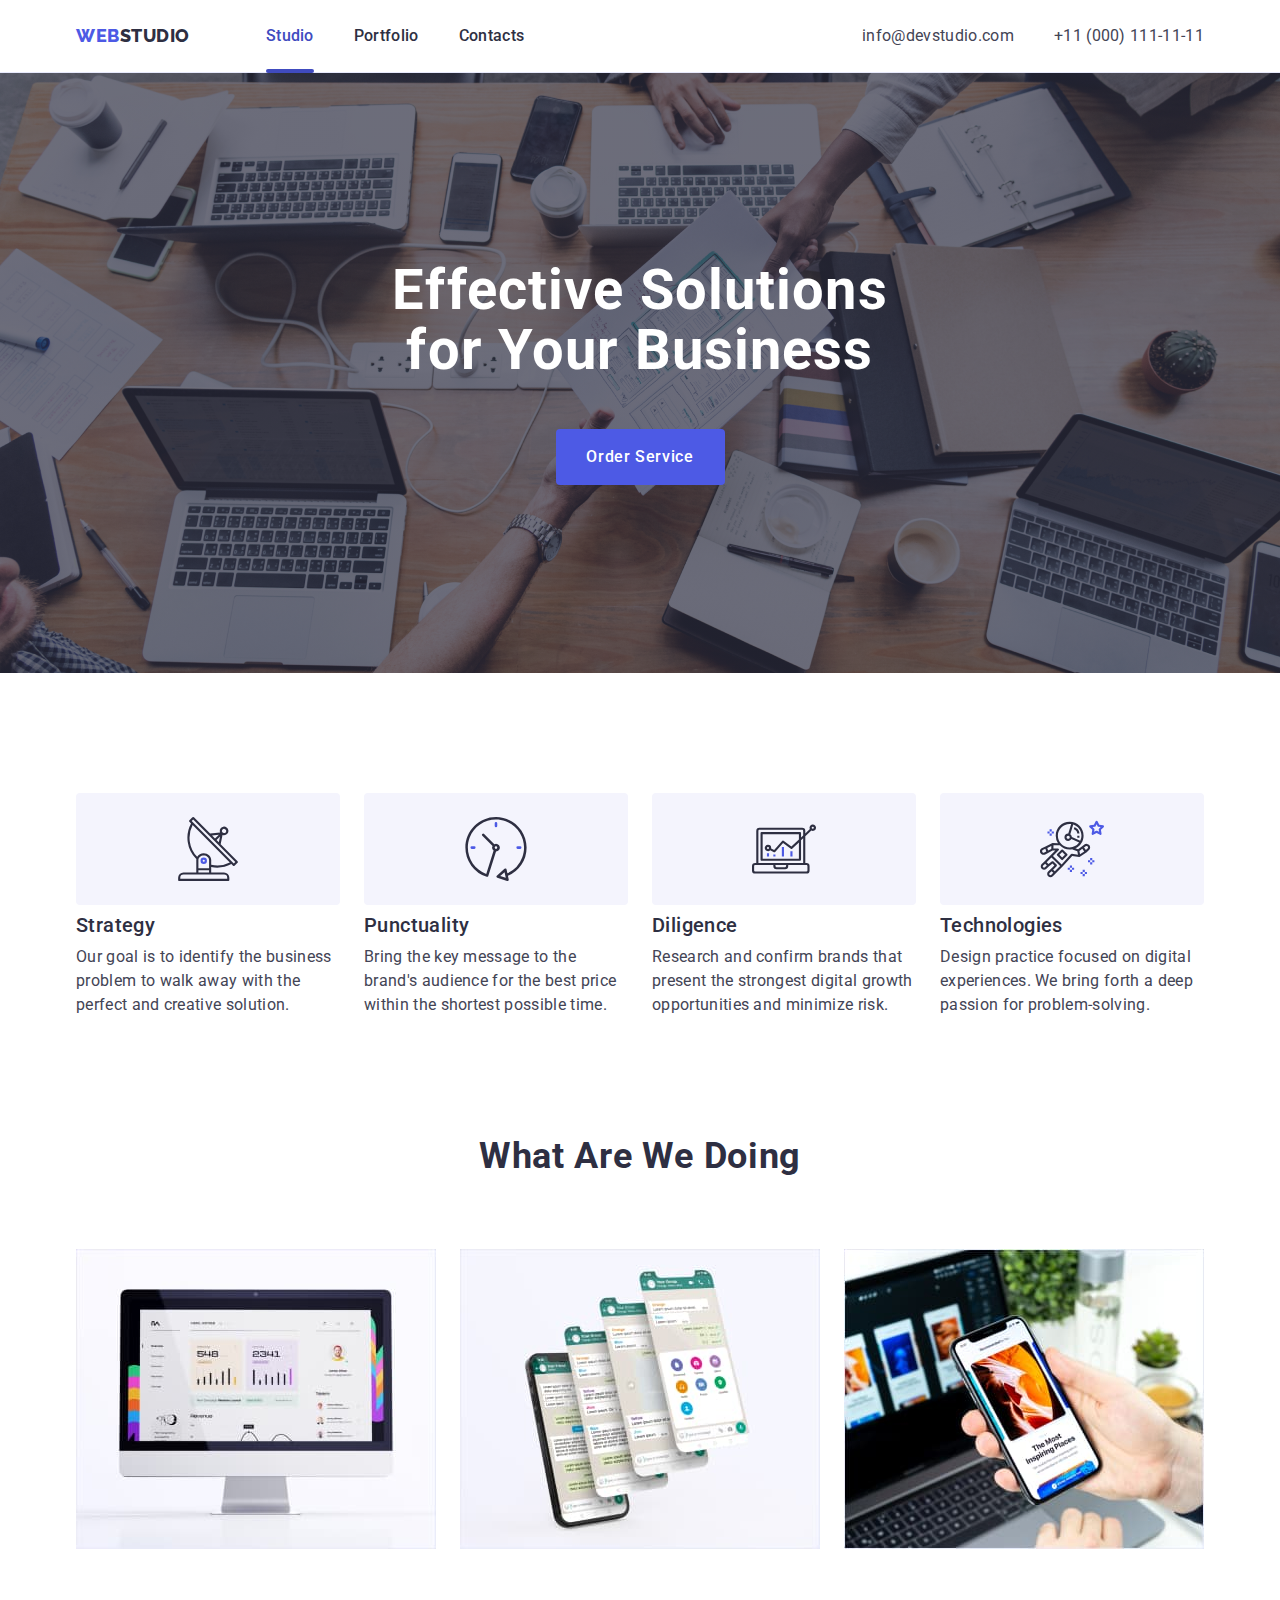
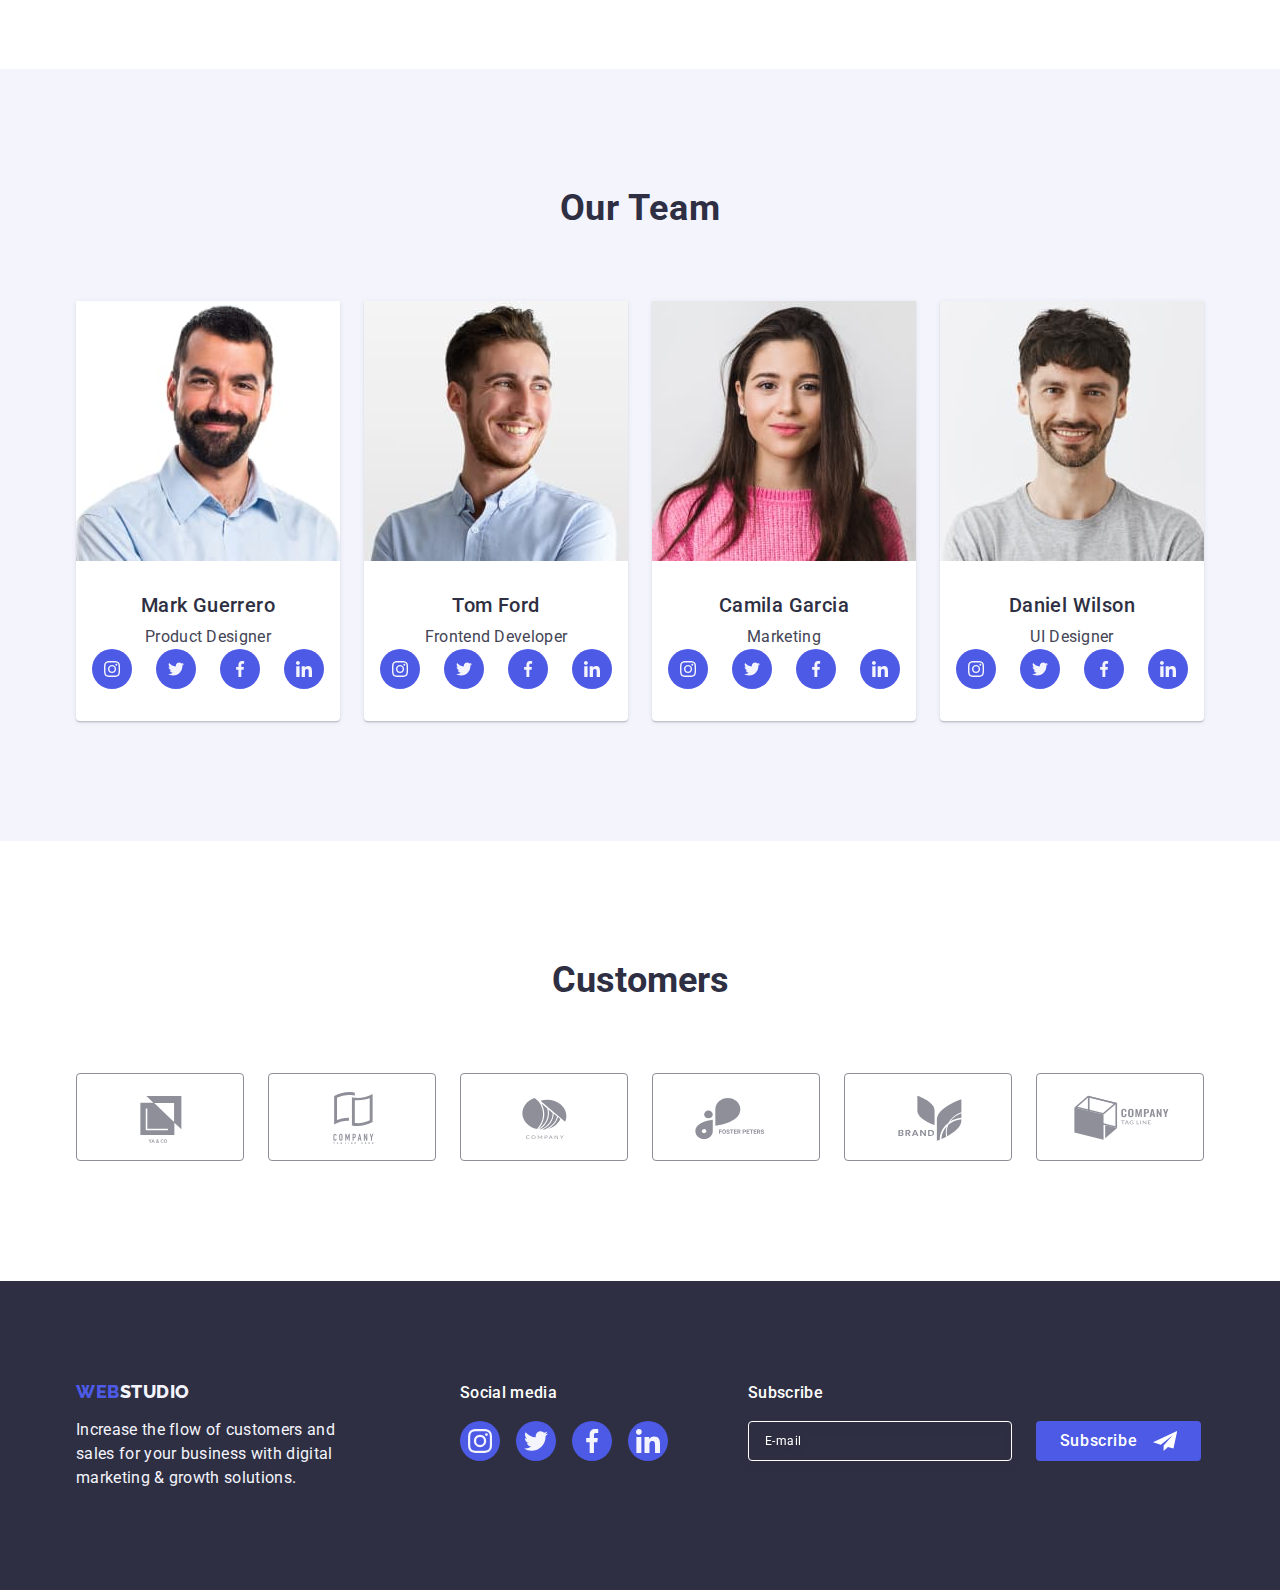
<file: index.html>
<!DOCTYPE html>
<html lang="en">
<head>
    <meta charset="UTF-8">
    <meta http-equiv="X-UA-Compatible" content="IE=edge">
    <meta name="viewport" content="width=device-width, initial-scale=1.0">
    <title>Studio</title>
     <link rel="stylesheet" href="https://cdn.jsdelivr.net/npm/modern-normalize@2.0.0/modern-normalize.min.css">
    <link rel="stylesheet" href="./css/styles.css">
    <link rel="preconnect" href="https://fonts.googleapis.com">
<link rel="preconnect" href="https://fonts.gstatic.com" crossorigin>
<link href="https://fonts.googleapis.com/css2?family=Raleway:wght@800&family=Roboto:wght@400;500;700&display=swap" rel="stylesheet">
   
</head>
<body>
    <header class="header">
        <div class="block-header container">
        <nav class="nav">
            <a  href="./index.html" class="web-studio link logo">Web<span class="web">Studio</span></a>
            <ul class="list menu">
            <li><a href="./index.html" class="studio-nav link current">Studio</a></li>
        <li> <a href="./portfolio.html" class="studio-nav link">Portfolio</a></li>
        <li>   <a href="" class="studio-nav link">Contacts</a></li>
        </ul>
        </nav>
     <address  class="address-header">
            <ul class="list menu">

           <li><a href = "mailto:info@devstudio.com" class="address link">info@devstudio.com</a></li>
            <li><a href = "tel:+110001111111" class="address link">+11 (000) 111-11-11</a></li>
        </ul>
        </address>
    </div>
    </header>

    <main>
        <section class="part-one">
            <div class="container">
        <h1 class="main-title">Effective Solutions  for Your Business</h1>
<button type="button" class="button-one" data-modal-open>Order Service</button>
</div>
</section>

<section class="part-two">
    <div class="container">
    <h2 class="section-title visually-hidden">About us</h2>
    <ul class="list-two">
<li class="list-part">
    <div class="icon-container">
        <svg width="64" height="64">
          <use href="./images/icons.svg#icon-antenna"></use>
        </svg>
      </div>
      <h3 class="part-two-title">Strategy</h3>
<p class="part-two-text">Our goal is to identify the business problem to walk away with the perfect and creative solution. </p></li>
<li class="list-part">
    <div class="icon-container">
        <svg width="64" height="64">
          <use href="./images/icons.svg#icon-clock"></use>
        </svg>
      </div>
      <h3 class="part-two-title">Punctuality</h3>
<p class="part-two-text">Bring the key message to the brand's audience for the best price within the shortest possible time.</p></li>
<li class="list-part">
    <div class="icon-container">
        <svg width="64" height="64">
          <use href="./images/icons.svg#icon-diagram"></use>
        </svg>
      </div>
      <h3 class="part-two-title">Diligence</h3>
<p class="part-two-text">Research and confirm brands that present the strongest digital growth opportunities and minimize risk.</p></li>
<li class="list-part">
    <div class="icon-container">
        <svg width="64" height="64">
          <use href="./images/icons.svg#icon-astronaut"></use>
        </svg>
      </div>
      <h3 class="part-two-title">Technologies</h3>
<p class="part-two-text">Design practice focused on digital experiences. We bring forth a deep passion for problem-solving.</p></li>
</ul>
</div>
</section>

<section class="part-three">
    <div class="container">
<h2 class="section-title-three">What are we doing</h2>
<ul class="list-three">
<li class="list-part-q"><img src ="./images/q1.jpg" alt="Computer" width = "360"></li>
<li class="list-part-q"><img src ="./images/q2.jpg" alt="Displays" width = "360"></li>
<li class="list-part-q"><img src ="./images/q3.jpg" alt="Phone" width = "360"></li>
</ul>
</div>
</section>

<section class="team">
    <div class="container">
   <h2 class="section-title-four">Our Team</h2>
    <ul class="list-four"> 
     <li class="li-one"><img src ="./images/img1.jpg" alt="Product Designer" width = "264">
        <div class="workers">
            
   <h3 class="part-three-title">Mark Guerrero</h3>
   <p class="part-three-text">Product Designer</p>

   <ul class="social-networks list">
    <li class="networks">
        <a class="networks-links" href="">
            <svg class="icon-networks" width="16" height="16">

                <use href = "./images/icons.svg#icon-instagram">
                </use>
            </svg>
        </a>
    </li>

    <li class="networks">
        <a class="networks-links" href="">
            <svg class="icon-networks" width="16" height="16">

                <use href = "./images/icons.svg#icon-twitter">
                </use>
            </svg>
        </a>
    </li>
    <li class="networks">
        <a class="networks-links" href="">
            <svg class="icon-networks" width="16" height="16">

                <use href = "./images/icons.svg#icon-facebook">
                </use>
            </svg>
        </a>
    </li>
    <li class="networks">
        <a class="networks-links" href="">
            <svg class="icon-networks" width="16" height="16">

                <use href = "./images/icons.svg#icon-linkedin">
                </use>
            </svg>
        </a>
    </li>
</ul>
</div>
</li>
  <li class="li-one"> <img src ="./images/img2.jpg" alt="Tom Ford" width = "264">
    <div class="workers">
   <h3 class="part-three-title">Tom Ford</h3>
   <p class="part-three-text">Frontend Developer</p>

   <ul class="social-networks list">
    <li class="networks">
        <a class="networks-links" href="">
            <svg class="icon-networks" width="16" height="16">

                <use href = "./images/icons.svg#icon-instagram">
                </use>
            </svg>
        </a>
    </li>

    <li class="networks">
        <a class="networks-links" href="">
            <svg class="icon-networks" width="16" height="16">

                <use href = "./images/icons.svg#icon-twitter">
                </use>
            </svg>
        </a>
    </li>
    <li class="networks">
        <a class="networks-links" href="">
            <svg class="icon-networks" width="16" height="16">

                <use href = "./images/icons.svg#icon-facebook">
                </use>
            </svg>
        </a>
    </li>
    <li class="networks">
        <a class="networks-links" href="">
            <svg class="icon-networks" width="16" height="16">

                <use href = "./images/icons.svg#icon-linkedin">
                </use>
            </svg>
        </a>
    </li>
</ul>
</div></li>
   <li class="li-one"><img src ="./images/img3.jpg" alt="Camila Garcia" width = "264">
    <div class="workers">
   <h3 class="part-three-title">Camila Garcia</h3>
   <p class="part-three-text">Marketing</p>

   <ul class="social-networks list">
    <li class="networks">
        <a class="networks-links" href="">
            <svg class="icon-networks" width="16" height="16">

                <use href = "./images/icons.svg#icon-instagram">
                </use>
            </svg>
        </a>
    </li>

    <li class="networks">
        <a class="networks-links" href="">
            <svg class="icon-networks" width="16" height="16">

                <use href = "./images/icons.svg#icon-twitter">
                </use>
            </svg>
        </a>
    </li>
    <li class="networks">
        <a class="networks-links" href="">
            <svg class="icon-networks" width="16" height="16">

                <use href = "./images/icons.svg#icon-facebook">
                </use>
            </svg>
        </a>
    </li>
    <li class="networks">
        <a class="networks-links" href="">
            <svg class="icon-networks" width="16" height="16">

                <use href = "./images/icons.svg#icon-linkedin">
                </use>
            </svg>
        </a>
    </li>
</ul>

</div></li>
   <li class="li-one"><img src ="./images/img4.jpg" alt="Daniel Wilson" width = "264">
    <div class="workers">
   <h3 class="part-three-title">Daniel Wilson</h3>
   <p class="part-three-text">UI Designer</p>


   <ul class="social-networks list">
    <li class="networks">
        <a class="networks-links" href="">
            <svg class="icon-networks" width="16" height="16">

                <use href = "./images/icons.svg#icon-instagram">
                </use>
            </svg>
        </a>
    </li>

    <li class="networks">
        <a class="networks-links" href="">
            <svg class="icon-networks" width="16" height="16">

                <use href = "./images/icons.svg#icon-twitter">
                </use>
            </svg>
        </a>
    </li>
    <li class="networks">
        <a class="networks-links" href="">
            <svg class="icon-networks" width="16px" height="16px">

                <use href = "./images/icons.svg#icon-facebook">
                </use>
            </svg>
        </a>
    </li>
    <li class="networks">
        <a class="networks-links" href="">
            <svg class="icon-networks" width="16" height="16">

                <use href = "./images/icons.svg#icon-linkedin">
                </use>
            </svg>
        </a>
    </li>
</ul>

</div></li>
</ul>
</div>
</section>


<section class="part-five">
    <div class="container">
        <h2 class="part-five-title">
            Customers
        </h2>

        <ul class="clients">
            <li class="list-part-five"><a href="" class="link-five">
                <svg class="customers-icons"  width = "104" height = "56">
                    <use href = "./images/icons.svg#icon-Logo-1"></use>
                </svg>
            </a></li>

            <li class="list-part-five"><a href="" class="link-five">
                <svg class="customers-icons"  width = "104" height = "56">
                    <use href = "./images/icons.svg#icon-Logo-2"></use>
                </svg>
            </a></li>


            <li class="list-part-five"><a href="" class="link-five">
                <svg class="customers-icons"  width = "104" height = "56">
                    <use href = "./images/icons.svg#icon-Logo-3"></use>
                </svg>
            </a></li>



            <li class="list-part-five"><a href="" class="link-five">
                <svg class="customers-icons"  width = "104" height = "56">
                    <use href = "./images/icons.svg#icon-Logo-4"></use>
                </svg>
            </a></li>



            <li class="list-part-five"><a href="" class="link-five">
                <svg class="customers-icons"  width = "104" height = "56">
                    <use href = "./images/icons.svg#icon-Logo-5"></use>
                </svg>
            </a></li>


            <li class="list-part-five"><a href="" class="link-five">
                <svg class="customers-icons"  width = "104" height = "56">
                    <use href = "./images/icons.svg#icon-Logo-6"></use>
                </svg>
            </a></li>

        </ul>
    </div>
</section>
    </main>
    
    <footer class="footer-page-one">
        <div class="container footer-div">
            <div class="footer-logo-p-div">
        <a  href="./index.html" class="web-studio link-footer">Web<span class="web-footer">Studio</span></a>
        <p class="footer-p">Increase the flow of customers and sales for your business with digital marketing & growth solutions.</p>
    </div>
    <div class="">
        <p class="social-media-footer-p">Social media</p>
        <ul class="footer-ul-social-media">
            <li class="li-one-footer">
                <a href="" class="link-footer-social-media">
                    <svg width = "24" height = "24" class="footer-icons">
                        <use href = "./images/icons.svg#icon-instagram"></use>
                    </svg>
                </a>

            </li>

            <li class="li-one-footer">
                <a href="" class="link-footer-social-media">
                    <svg width = "24" height = "24" class="footer-icons">
                        <use href = "./images/icons.svg#icon-twitter"></use>
                    </svg>
                </a>

            </li>
            <li class="li-one-footer">
                <a href="" class="link-footer-social-media">
                    <svg width = "24" height = "24" class="footer-icons">
                        <use href = "./images/icons.svg#icon-facebook"></use>
                    </svg>
                </a>

            </li>
            <li class="li-one-footer">
                <a href="" class="link-footer-social-media">
                    <svg width = "24" height = "24" class="footer-icons">
                        <use href = "./images/icons.svg#icon-linkedin"></use>
                    </svg>
                </a>

            </li>
        </ul>
      </div>

      <div class="form-footer-block">
        <p class="subscribe-p">Subscribe</p>
        <form class="form-footer" name="form">
            <label class="footer-form-label">
                    <input name="user-email"  class="footer-input-email" type="email" placeholder="E-mail" autocomplete="on">
            </label>
            <button type="submit" class="footer-sent-button">Subscribe
                <svg class="sent-icon" width="24" height="24">
                    <use href="./images/form-icons.svg#icon-icon-send">

                    </use>
                </svg>
            </button>
        </form>
      </div>
      
    </div>
    </footer>

    <div data-modal class="modal is-hidden">
        <div class="modal-window">
            <button type="button" data-modal-close class="modal-close-button">
                <svg width="8" height="8" class="icon-modal">
                    <use href="./images/icons.svg#icon-close"></use>
                </svg>
            </button>
            <p class="modal-p">Leave your contacts and we will call you back</p>
    
            <form name="modal-form">
                <div class="modal-block-form">
                    <label class="label-modal" for="user-name">
                        Name
                    </label>
                    <div class="div-relative">
                        <input id="user-name" name="user-name" type="text" class="form-modal-text" autocomplete="on">
                        <svg width="18" height="24" class="icon-modal-form">
                            <use href="./images/form-icons.svg#icon-Vector"></use>
                        </svg>
                    </div>
                </div>
                <div class="modal-block-form">
                    <label class="label-modal" for="user-phone">
                        Phone
                    </label>
                    <div class="div-relative">
                        <input id="user-phone" name="user-phone" type="tel" class="form-modal-text" autocomplete="on">
                        <svg width="18" height="24" class="icon-modal-form">
                            <use href="./images/form-icons.svg#icon-Vector-1"></use>
                        </svg>
                    </div>
                </div>
                <div class="modal-block-form">
                    <label class="label-modal" for="user-email-modal">
                        Email
                    </label>
                    <div class="div-relative">
                        <input id="user-email-modal" name="user-email" type="email" class="form-modal-text" autocomplete="on">
                        <svg width="18" height="24" class="icon-modal-form">
                            <use href="./images/form-icons.svg#icon-Vector-2"></use>
                        </svg>
                    </div>
                </div>
                <div class="textarea-block">
                    <label class="label-modal" for="user-comment">
                        Comment
                    </label>
                    <textarea id="user-comment" placeholder="Text input" class="modal-textarea" name="user-comment"></textarea>
                </div>
                <div class="checkbox-div">
                    <input id="user-privacy" type="checkbox" value="true" name="user-privacy" class="checkbox-model visually-hidden" required>
                    <label for="user-privacy" class="accept-label">
                        <span class="accept-privacy">
                            <svg width="10" height="8" class="accept-icon">
                                <use href="./images/form-icons.svg#icon-Vector-3"></use>
                            </svg>
                        </span> I accept the terms and conditions of the <a href="" class="privacy">Privacy Policy</a>
                    </label>
                </div>
                <button type="submit" class="btn-submit-modal">
                    Send
                </button>
            </form>
            
        </div>
    </div>
    

    <script src="./js/modal.js"></script>
</body>
</html>
</file>
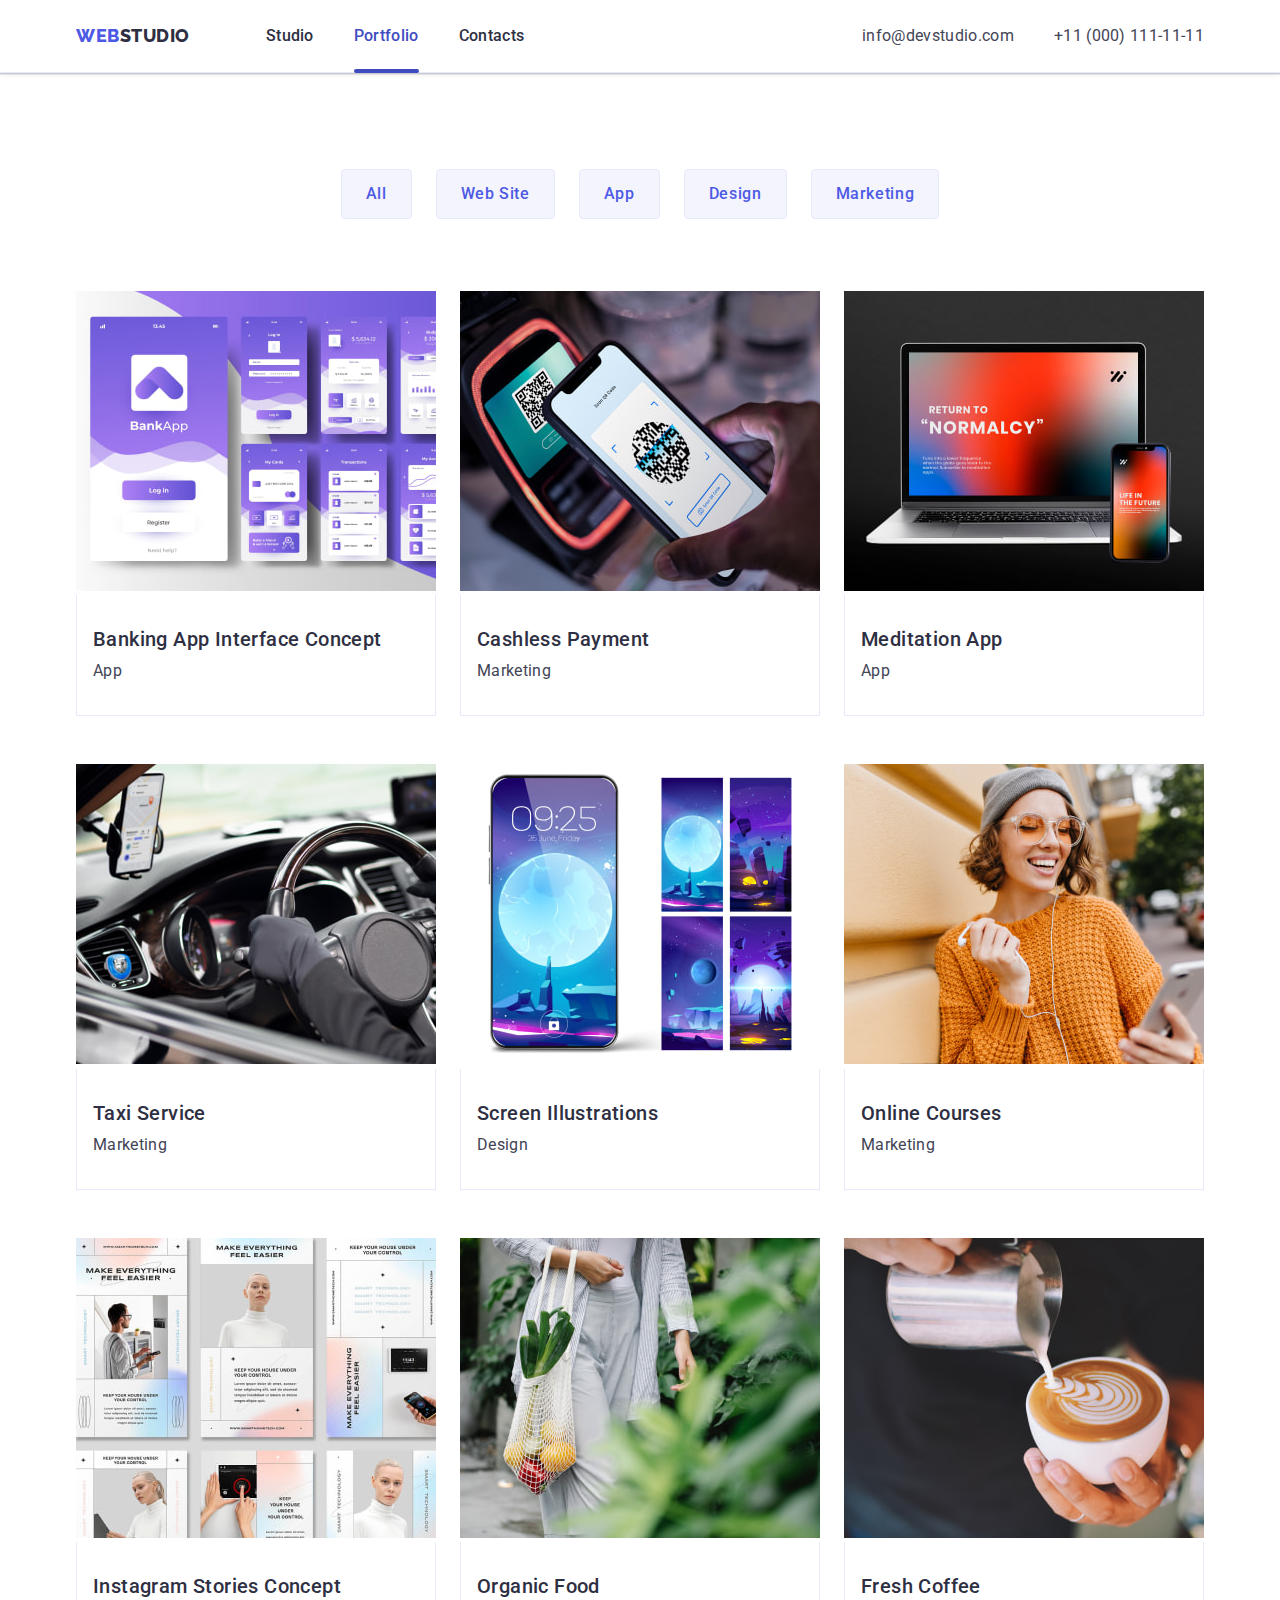
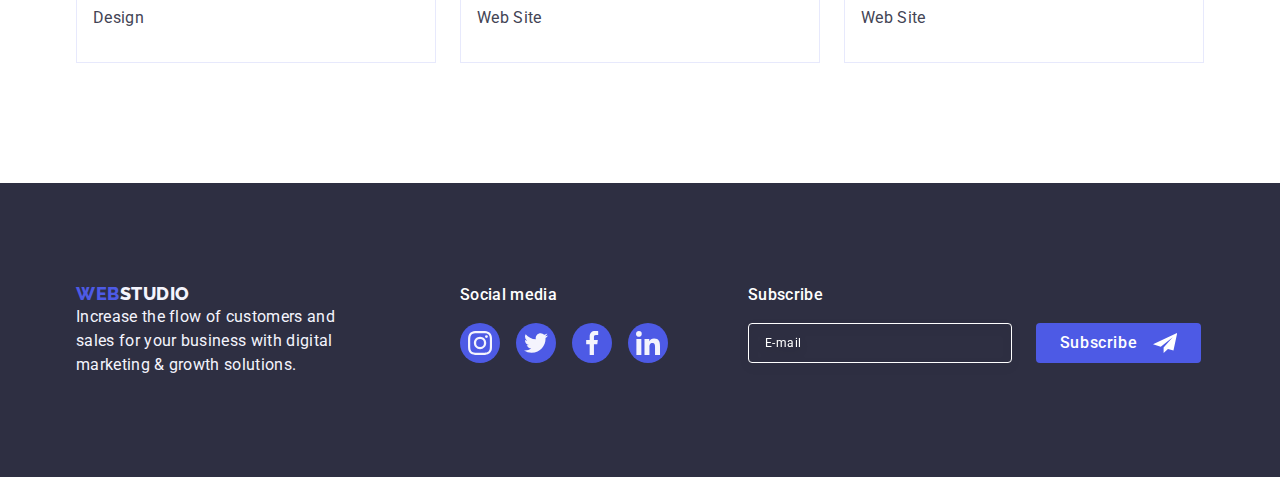
<file: portfolio.html>
<!DOCTYPE html>
<html lang="en">
<head>
    <meta charset="UTF-8">
    <meta name="viewport" content="width=device-width, initial-scale=1.0">
    <title>Portfolio</title>
    <link rel="stylesheet" href="https://cdn.jsdelivr.net/npm/modern-normalize@2.0.0/modern-normalize.min.css">
    <link rel="stylesheet" href="./css/styles.css">
    <link rel="preconnect" href="https://fonts.googleapis.com">
<link rel="preconnect" href="https://fonts.gstatic.com" crossorigin>
<link href="https://fonts.googleapis.com/css2?family=Raleway:wght@800&family=Roboto:wght@400;500;700&display=swap" rel="stylesheet">
</head>
<body>
  <header class="header">
    <div class="block-header container">
    <nav class="nav">
        <a  href="./portfolio.html" class="web-studio link logo">Web<span class="web">Studio</span></a>
        <ul class="list menu">
        <li><a href="./index.html" class="studio-nav link">Studio</a></li>
    <li> <a href="./portfolio.html" class="studio-nav link current">Portfolio</a></li>
    <li>   <a href="" class="studio-nav link">Contacts</a></li>
    </ul>
    </nav>

    <address class="address-header">
        <ul class="list menu">

       <li><a href = "mailto:info@devstudio.com" class="address link">info@devstudio.com</a></li>
        <li><a href = "tel:+110001111111" class="address link">+11 (000) 111-11-11</a></li>
    </ul>
    </address>
  </div>
</header>

    <main>

      <section class="section-pf">
        <div class="container">
        <h1 class="visually-hidden">Info</h1>
        <ul class="list-portfolio-one">
            <li><button type="button" class="button-page-two">All</button></li>
            <li><button type="button" class="button-page-two">Web Site</button></li>
            <li><button type="button" class="button-page-two">App</button></li>
            <li><button type="button" class="button-page-two">Design</button></li>
            <li><button type="button" class="button-page-two">Marketing</button></li>
        </ul>

            <ul class="list-portfolio-two">
              <li class="list-part-q">
                <a href= "" class="link">
                  <div class="link-overlay">
                  <div class="overlay">
                    <p class="p-overlay">14 Stylish and User-Friendly App Design Concepts · Task Manager App · Calorie Tracker App · Exotic Fruit Ecommerce App · Cloud Storage App</p>
                  </div>
         <img src="./images/portfolio-images/img-1.jpg" alt="Bank-App" width="360" height="300"> 
        </div>
         <div class="name-app">
          <h2  class="part-three-title">Banking App Interface Concept</h2>
        <p class="part-three-text">App</p></div>
        
      </a>
       </li>

        <li  class="list-part-q">
          <a href= "" class="link">
            <div class="link-overlay">
              <div class="overlay">
                <p class="p-overlay">14 Stylish and User-Friendly App Design Concepts · Task Manager App · Calorie Tracker App · Exotic Fruit Ecommerce App · Cloud Storage App</p>
              </div>
          <img src="./images/portfolio-images/img-2.jpg" alt="Scan QR Code" width="360" height="300">
          </div>
          <div class="name-app">
            <h2 class="part-three-title">Cashless Payment</h2>
            <p class="part-three-text">Marketing</p></div></a></li>

          <li  class="list-part-q"><a href= "" class="link">
            <div class="link-overlay">
              <div class="overlay">
                <p class="p-overlay">14 Stylish and User-Friendly App Design Concepts · Task Manager App · Calorie Tracker App · Exotic Fruit Ecommerce App · Cloud Storage App</p>
              </div>
              <img src="./images/portfolio-images/img-3.jpg" alt="Laptop&Phone" width="360" height="300">
              </div>
            <div class="name-app">
            <h2 class="part-three-title">Meditation App</h2>
            <p class="part-three-text">App</p></div></a></li>   
          <li  class="list-part-q"><a href= "" class="link">
            <div class="link-overlay">
              <div class="overlay">
                <p class="p-overlay">14 Stylish and User-Friendly App Design Concepts · Task Manager App · Calorie Tracker App · Exotic Fruit Ecommerce App · Cloud Storage App</p>
              </div>
              <img src="./images/portfolio-images/img-4.jpg" alt="Taxi" width="360" height="300">
              </div>
            <div class="name-app">
            <h2 class="part-three-title">Taxi Service</h2>
            <p class="part-three-text">Marketing</p></div></a></li>   
          <li  class="list-part-q"><a href= "" class="link">
            <div class="link-overlay">
              <div class="overlay">
                <p class="p-overlay">14 Stylish and User-Friendly App Design Concepts · Task Manager App · Calorie Tracker App · Exotic Fruit Ecommerce App · Cloud Storage App</p>
              </div>
              <img src="./images/portfolio-images/img-5.jpg" alt="Screen Illustrations" width="360" height="300">
              </div>
            <div class="name-app">
            <h2 class="part-three-title">Screen Illustrations</h2>
            <p class="part-three-text">Design</p></div></a></li>   
          <li  class="list-part-q"><a href= "" class="link">
            <div class="link-overlay">
              <div class="overlay">
                <p class="p-overlay">14 Stylish and User-Friendly App Design Concepts · Task Manager App · Calorie Tracker App · Exotic Fruit Ecommerce App · Cloud Storage App</p>
              </div>
              <img src="./images/portfolio-images/img-6.jpg" alt="Girl" width="360" height="300">
              </div>
            <div class="name-app">
            <h2 class="part-three-title">Online Courses</h2>
            <p class="part-three-text">Marketing</p></div></a></li>
                <li  class="list-part-q">
                    <a href= "" class="link">
                      
                      <div class="link-overlay">
                        <div class="overlay">
                          <p class="p-overlay">14 Stylish and User-Friendly App Design Concepts · Task Manager App · Calorie Tracker App · Exotic Fruit Ecommerce App · Cloud Storage App</p>
                        </div>
                        <img src="./images/portfolio-images/img-7.jpg" alt="Stories Concept" width="360" height="300">
                        </div>
                  <div class="name-app">
                    <h2 class="part-three-title">Instagram Stories Concept</h2>
                    <p class="part-three-text">Design</p></div></a></li>
                <li  class="list-part-q"><a href= "" class="link">
                  <div class="link-overlay">
                    <div class="overlay">
                      <p class="p-overlay">14 Stylish and User-Friendly App Design Concepts · Task Manager App · Calorie Tracker App · Exotic Fruit Ecommerce App · Cloud Storage App</p>
                    </div>
                    <img src="./images/portfolio-images/img-8.jpg" alt="Food" width="360" height="300">
                    </div>
                  <div class="name-app">
                    <h2 class="part-three-title">Organic Food</h2>
                    <p class="part-three-text">Web Site</p></div></a></li>
                <li  class="list-part-q"><a href= "" class="link">
                  <div class="link-overlay">
                  <div class="overlay">
                    <p class="p-overlay">14 Stylish and User-Friendly App Design Concepts · Task Manager App · Calorie Tracker App · Exotic Fruit Ecommerce App · Cloud Storage App</p>
                  </div>
                  <img src="./images/portfolio-images/img-9.jpg" alt="Cofee" width="360" height="300">
                  </div>
                  <div class="name-app">
                    <h2 class="part-three-title">Fresh Coffee</h2>
                    <p class="part-three-text">Web Site</p></div></a></li>
            </ul>
          </div>
        </section>
    </main>
    <footer class="footer-page-two">
      <div class="container footer-div">
        <div class="footer-logo-p-div">
        <a  href = "./portfolio.html"  class="web-studio link">Web<span class="web-footer">Studio</span></a>
        <p class="footer-p">Increase the flow of customers and sales for your business with digital marketing & growth solutions.</p>
        </div>
        <div class="">
          <p class="social-media-footer-p">Social media</p>
          <ul class="footer-ul-social-media">
              <li class="li-one-footer">
                  <a href="" class="link-footer-social-media">
                      <svg width = "24" height = "24" class="footer-icons">
                          <use href = "./images/icons.svg#icon-instagram"></use>
                      </svg>
                  </a>
  
              </li>
  
              <li class="li-one-footer">
                  <a href="" class="link-footer-social-media">
                      <svg width = "24" height = "24" class="footer-icons">
                          <use href = "./images/icons.svg#icon-twitter"></use>
                      </svg>
                  </a>
  
              </li>
              <li class="li-one-footer">
                  <a href="" class="link-footer-social-media">
                      <svg width = "24" height = "24" class="footer-icons">
                          <use href = "./images/icons.svg#icon-facebook"></use>
                      </svg>
                  </a>
  
              </li>
              <li class="li-one-footer">
                  <a href="" class="link-footer-social-media">
                      <svg width = "24" height = "24" class="footer-icons">
                          <use href = "./images/icons.svg#icon-linkedin"></use>
                      </svg>
                  </a>
  
              </li>
          </ul>
        </div>

        <div class="form-footer-block">
          <p class="subscribe-p">Subscribe</p>
          <form class="form-footer" name="form">
              <label class="footer-form-label">
                      <input name="user-email"  class="footer-input-email" type="email" placeholder="E-mail" autocomplete="on">
              </label>
              <button type="submit" class="footer-sent-button">Subscribe
                  <svg class="sent-icon" width="24" height="24">
                      <use href="./images/form-icons.svg#icon-icon-send">
                          
                      </use>
                  </svg>
              </button>
          </form>
        </div>
      </div>
    </footer>
</body>
</html>
</file>
<file: css/styles.css>
body{
    font-family: "Roboto", sans-serif;
    color: #434455;
    background-color: #ffffff;
}


h1, h2, h3, h4, h5, h6, p{
    margin: 0;
}


img{
    height: auto;
    max-width: 100%;
    display: block;
}


button{
    border: none;
    cursor: pointer;
    border-radius: 4px;
}


ul,ol{
    padding-left: 0;
    margin: 0;
    list-style: none;
}

a{
    text-decoration: none;
}

.web{
    color:  var(--span-color);
    
}
.web-footer{
    color: #F4F4FD;
    
}


.web-studio{
    text-transform: uppercase;
    font-family: "Raleway", sans-serif;
   
    font-weight: 800;
    font-size: 18px;
    line-height: 1.17;
    letter-spacing: 0.03em;
    color:#4d5ae5;
    
}

.logo{
    margin-right: 76px;
} 

.link{
    text-decoration: none;
}

.link-footer{
    text-decoration: none;
    display: inline-block;
    margin-bottom: 16px;
}
.part-one{
    background-color: #2E2F42;
    padding-top: 188px; 
    padding-bottom: 188px;
    background-image: linear-gradient(rgba(46, 47, 66, 0.7), rgba(46, 47, 66, 0.7)),url(../images/hero-image/people-office.jpg);
    max-width: 1440px;
    background-repeat: no-repeat;
    background-position: center;
    background-size: cover;
    margin: 0 auto;
    height: 600px;
}
.part-one .main-title{
    font-size: 56px;
    color: #ffffff;
    text-align: center;
    line-height: 1.07;
    letter-spacing: 0.02em;
    font-weight: 700;
    max-width: 496px;
    margin: 0 auto;
    margin-bottom: 48px;
}
.button-one{
    background-color: #4D5AE5 ;
    font-family: "Roboto", sans-serif;
    font-weight: 500;
    font-size: 16px;
    line-height: 1.5;
    letter-spacing: 0.04em;
    color: #ffffff;
    display: block;
    min-width: 169px;
    height: 56px;
    border: none;
    border-radius: 4px;
    cursor: pointer;
    margin: 0 auto;
    transition:  background-color 250ms cubic-bezier(0.4, 0, 0.2, 1);
}

.button-one:hover, .button-one:focus{
    background-color: #404BBF;
    cursor: pointer;
}

.part-two{
    padding-top: 120px; 
    padding-bottom: 120px;
}
.section-title{
    text-align: center;
    font-size: 36px;
    line-height: 1.11;
    letter-spacing: 0.02em;
    text-transform: capitalize;
    color: var(--span-color);
    font-weight: 700;
}

.section-title-three{
    text-align: center;
    font-size: 36px;
    line-height: 1.11;
    letter-spacing: 0.02em;
    text-transform: capitalize;
    color: var(--span-color);
    font-weight: 700;
    margin-bottom: 72px; 
}

.section-title-four{
    text-align: center;
    font-size: 36px;
    line-height: 1.11;
    letter-spacing: 0.02em;
    text-transform: capitalize;
    color: var(--span-color);
    font-weight: 700;
    margin-bottom: 72px;
}
.part-two-title{
font-weight: 500;
font-size: 20px;
line-height: 1.2;
letter-spacing: 0.02em;
color: var(--span-color);
font-weight: 500;
margin-bottom: 8px;
}


.part-two-text{
    line-height: 1.5;
    font-size: 16px;
    letter-spacing: 0.02em;
    font-weight: 400;
}

.team{
    background-color: #F4F4FD;
    padding-top: 120px;
    padding-bottom: 120px;
}
.team h3{
    text-align: center;
}
.team p{
    text-align: center;
}
.list{
    list-style-type: none;
    display: flex;
    gap: 40px;
}
.list-two{
    list-style-type: none;
    display: flex;
    gap: 24px;
}

.list-three{
    list-style-type: none;
    display: flex;
    gap: 24px;
}
.list-four{
    list-style-type: none;
    display: flex;
    gap: 24px;
}
.list-portfolio-one{
    list-style-type: none;
    display: flex;
    gap: 24px;
    justify-content: center;
    margin-bottom: 72px
}

.list-portfolio-two{
    list-style-type: none;
    display: flex;
    flex-wrap: wrap;
    column-gap: 24px;
    row-gap: 48px;
}

.list-part{
    width: calc((100% - 72px) / 4);
}

.list-part-q{
    width: calc((100% - 48px) / 3);
  
}

.list-part-five{
    width: calc((100% - 120px) / 6);
    height: 88px;
}


.li-one{
    background-color: #FFFFFF;
    width: calc((100% - 72px) / 4);
    border-radius: 0px 0px 4px 4px;
}

.part-three-title{
    font-size: 20px;
    font-weight: 500;

    line-height: 1.2;
    letter-spacing: 0.02em;
    color: var(--span-color);
    margin-bottom: 8px;
}

.part-three-text{
    font-size: 16px;
    line-height: 1.5;
    letter-spacing: 0.02em;
    color: var(--address-color);
    font-weight: 400;
}

.studio-nav{
    font-weight: 500;
    font-size: 16px;
    line-height: 1.5;
    letter-spacing: 0.02em;
    color: var(--span-color);
    padding-top: 24px;
    padding-bottom: 24px;
    display: block;
    transition: color 250ms cubic-bezier(0.4, 0, 0.2, 1);
    
}

.current{
    position: relative;
    color: #404bbf;
    
}

.current::after{
    content: "";
    position: absolute;
    left: 0;
    bottom: -1px;
    height: 4px;
    background-color: #404bbf;
    border-radius: 2px;
    width: 100%;
}

.studio-nav:hover, .studio-nav:focus{
    color: #404bbf;
}

.address-header{
    font-style: normal;
    margin-left: auto;
}


.address{
    font-size: 16px;
    line-height: 1.5;
    letter-spacing: 0.02em;
    color: var(--address-color);
    transition: color 250ms cubic-bezier(0.4, 0, 0.2, 1);

}


.address:hover, .address:focus{
    color: #404bbf;
}
.footer-page-one{
    background-color: #2E2F42;
    padding: 100px 0;
}

.footer-page-two{
    background-color: var(--span-color);
    padding: 100px 0;
}

.footer-p{
    color: #F4F4FD;
    letter-spacing: 0.02em;
    line-height: 1.5;
    font-weight: 400;
    max-width: 264px;
}


.button-page-two{
    font-family: "Roboto", sans-serif;
    font-weight: 500;
    font-size: 16px;
    line-height: 1.5;
    letter-spacing: 0.04em;
    color:var(--button-two-color);
    background-color: var(--button-bg-color);
    padding: 12px 24px;
    border: 1px solid #e7e9fc;
    border-radius: 4px;

}


.button-page-two:hover, .button-page-two:focus{
    color: #ffffff;
    background-color: #404bbf;
    cursor: pointer;
    border: 1px solid transparent;
    box-shadow: 0px 2px 2px 0px #0000001F, 0px 2px 1px 0px #00000014, 0px 3px 1px 0px #0000001A;
}
:root{
    --span-color: #2e2f42;
    --address-color: #434455;
    --button-bg-color: #f4f4fd;
    --button-two-color: #4d5ae5;
}


.header{
    border-bottom: 1px solid #e7e9fc;
    box-shadow: 0px 2px 1px rgba(46, 47, 66, 0.08), 0px 1px 1px rgba(46, 47, 66, 0.16), 0px 1px 6px rgba(46, 47, 66, 0.08);
}

.block-header{
    display: flex ;
    align-items: center;
}

.container{
    width: 1158px;
    margin: 0 auto;
    padding-left: 15px;
    padding-right: 15px;
}

.nav{
    display: flex;
    align-items: center;
}

.menu{
    display: flex;
    gap: 40px;

}

.part-three{
    padding-bottom: 120px;
}

.workers{
    
    padding: 32px 0;
}

.visually-hidden {
    position: absolute;
    width: 1px;
    height: 1px;
    margin: -1px;
    border: 0;
    padding: 0;
    white-space: nowrap;
    clip-path: inset(100%);
    clip: rect(0 0 0 0);
    overflow: hidden;
}

.section-pf{
    padding-top: 96px;
    padding-bottom: 120px;
}

.name-app{
    padding: 32px 16px;
    border: 1px solid #e7e9fc; 
    border-top: none;
    
}


.icon-container{
    display: flex;
    align-items: center;justify-content: center;
    height: 112px;
    background-color: #f4f4fd;
    border-radius: 4px;
    margin-bottom: 8px;
    
}


.modal{
    position: fixed;
    top: 0;
    left: 0;
    width: 100%;
    height: 100%;
    background-color: rgba(46, 47, 66, 0.4);
    transition: opacity 250ms cubic-bezier(0.4, 0, 0.2, 1), visibility 250ms cubic-bezier(0.4, 0, 0.2, 1);
}

.is-hidden{
    opacity: 0;
    visibility: hidden;
    pointer-events: none;

}


.modal-window{
    position: absolute;
    top: 50%;
    left: 50%;
    transform: translate(-50%, -50%) scale(1);
    width: 408px;
    min-height: 584px;
    background: #fcfcfc;
    box-shadow: 0px 1px 1px rgba(0, 0, 0, 0.14), 0px 1px 3px rgba(0, 0, 0, 0.12), 0px 2px 1px rgba(0, 0, 0, 0.2);
    border-radius: 4px;
    transition: transform 250ms cubic-bezier(0.4, 0, 0.2, 1);
    padding: 72px 24px 24px 24px;
}


.modal-close-button{
    position: absolute;
    top: 24px;
    right: 24px;
    width: 24px;
    height: 24px;
    border-radius: 50%;
    display: flex;
    align-items: center;
    justify-content: center;
    background-color: #e7e9fc;
    border: 1px solid rgba(0, 0, 0, 0.1);
    padding: 0; 
   cursor: pointer;
   transition: background-color 250ms cubic-bezier(0.4, 0, 0.2, 1), border 250ms cubic-bezier(0.4, 0, 0.2, 1);

}

.modal-close-button:hover, .modal-close-button:focus{
    background-color: #404bbf;
    border: none;
}


.icon-modal{
    transition: fill 250ms cubic-bezier(0.4, 0, 0.2, 1);
}

.modal-close-button:hover .icon-modal,
.modal-close-button:focus .icon-modal{
    fill: #ffffff
}


.list-four .li-one{
    box-shadow: 0px 1px 6px rgba(46, 47, 66, 0.08), 0px 1px 1px rgba(46, 47, 66, 0.16), 0px 2px 1px rgba(46, 47, 66, 0.08);
}


.social-networks{
    display: flex;
    justify-content: center;
    gap: 24px;

}


.networks{
    width: 40px;
    height: 40px;
}

.networks-links{
    width: 100%;
    height: 100%;
    background-color: #4d5ae5;
    border-radius: 50%;
    display: flex;
    align-items: center;
    justify-content: center;

}

.networks-links:hover, .networks-links:focus{
    background-color: #404bbf;
}


.icon-networks{
    fill: #f4f4fd;
}


.networks-links{
    transition: background-color 250ms cubic-bezier(0.4, 0, 0.2, 1);
}


.part-five{
    padding: 120px 0;

}

.part-five-title{
    font-size: 36px;
    line-height: 1.11;
    color: #2e2f42;
    margin-bottom: 72px;
    text-align: center;
}

.clients{
    display: flex;
    gap: 24px;
}

.link-five{
    width: 100%;
    height: 100%;
    border: 1px solid #8e8f99;
    border-radius: 4px;
    display: flex;
    align-items: center;
    justify-content: center;
    color: var(--link-five-color);
}

:root{
    --link-five-color: #8e8f99;
}


.link-five:hover, .link-five:focus{
    border-color: #404bbf;
   color: #404bbf;
}


.customers-icons{
    fill: currentColor;
}


.clients .link-five{
    transition: border-color 250ms cubic-bezier(0.4, 0, 0.2, 1), color 250ms cubic-bezier(0.4, 0, 0.2, 1);
}

.footer-div{
    display: flex;
    align-items: baseline;
}

.footer-logo-p-div{
    margin-right: 120px;
}

.social-media-footer-p{
    font-weight: 500;font-size: 16px;
    line-height: 1.5;
    letter-spacing: 0.02em;
    color: var(--footer-media-p);
    margin-bottom: 16px;
}

:root{
    --footer-media-p: #FFFFFF;
}

.footer-ul-social-media{
    display: flex;
    gap: 16px;

}

.li-one-footer{
    width: 40px;
    height: 40px;

}

.link-footer-social-media{
    width: 100%;
    height: 100%;
    background-color: var(--button-two-color);
    border-radius: 50%;
    display: flex;
    align-items: center;
    justify-content: center;
}

.link-footer-social-media:hover, .link-footer-social-media:focus{
    background-color:#31d0aa;
}

:root{
    --icon-fill-one: #f4f4fd;
}

.footer-icons{
    fill: var(--icon-fill-one)
}


.footer-ul-social-media .link-footer-social-media{
    transition: background-color 250ms cubic-bezier(0.4, 0, 0.2, 1);
}

.overlay {
    padding: 8px;
    background-color: #3f51b5;
    color: #fff;
    font-family: sans-serif;
      position: absolute;
      top: 0;
      left: 0;
    
      transform: translateY(100%);
      transition: transform 250ms ease-in-out;
  }


.link-overlay{
    position: relative;
    display: inline-block;
    overflow: hidden;
}

.overlay {
    padding: 8px;
    background-color:#4D5AE5;
      width: 100%;
      height: 100%;
      transform: translateY(100%);
      transition: transform 350ms ease-in-out;
  }

  .link-overlay:hover .overlay{
    transform: translateY(0);
}
  

.p-overlay{
    line-height: 24px;
    letter-spacing: 0.32px;
    margin-top: 40px;
    margin-left: 32px;
    display: flex;
    width: 296px;
    flex-direction: column;
    flex-shrink: 0;
    color: #F4F4FD;
}

.form-footer-block{
    margin-left: 80px;
}

.subscribe-p{
    margin-bottom: 16px;
    font-weight: 500;
    font-size: 16px;
    line-height: 1.5;
    letter-spacing: 0.02em;
    color:#fff;
}

.form-footer{
    display: flex;
}

.form-footer{
    gap: 24px;
}

.footer-input-email{
    width: 264px;
    height: 40px;
    border: 1px solid #fff;
    background-color: transparent;
    font-size: 12px;
    line-height: 1.5;
    letter-spacing: 0.04em;
    padding-left: 16px;
    filter: drop-shadow(0px 4px 4px rgba(0,0,0,0.15));
    border-radius: 4px;
    color: #FFFFFF;
}

input::placeholder{
    color: #FFFFFF;
}

.footer-sent-button{
    min-width: 165px;
    height: 40px;
    display:flex;
    justify-content: center;
    align-items: center;
   font-weight: 500;
   letter-spacing: 0.04em;
   line-height: 1.5;
   color: #fff;
   background-color: #4d5ae5;
}

.sent-icon{
    margin-left: 16px;
}

.modal-p{
    font-weight: 500;
    font-size: 16px;
    line-height: 1.5;
    text-align: center;
    letter-spacing: 0.02em;
    color: var(--span-color);
    margin-bottom: 16px;

}

.modal-block-form{
    margin-bottom: 8px;
}

.label-modal{
    font-size: 12px;
    line-height: 1.17;
    letter-spacing: 0.04em;
    color: var(--link-five-color);
    display: block;
    margin-bottom: 4px;
}






.form-modal-text{
    width: 100%;
    height: 40px;
    border: 1px solid rgba(46, 47, 66, 0.4);
    border-radius: 4px;
    background-color: transparent;
    padding-left: 38px;
    outline: transparent;
    transition: border-color 250ms cubic-bezier(0.4, 0, 0.2, 1);
}

.form-modal-text:focus{
    border-color: #4D5AE5;
}


.icon-modal-form{
    position: absolute;
    left: 16px;
    top: 50%;
    transform: translateY(-50%);
    transition: fill 250ms cubic-bezier(0.4, 0, 0.2, 1);
}

.form-modal-text:focus + .icon-modal-form{
    fill: #4D5AE5;
}


.div-relative{
    position: relative;
}

.textarea-block{
    margin-bottom: 16px;
}


.modal-textarea{
    width: 100%;
    height: 120px;
    font-size: 12px;
    line-height: 1.17;
    letter-spacing: 0.04em;
    color: rgba(46, 47, 66, 0.4);
    border: 1px solid rgba(46, 47, 66, 0.4);
    border-radius: 4px;
    background-color: transparent;
    padding: 8px 16px;
    outline: transparent;
    resize: none;
    transition: border-color 250ms cubic-bezier(0.4, 0, 0.2, 1);
}

.modal-textarea:focus{
    border-color: #4D5AE5;
}


.checkbox-div{
    margin-bottom: 24px;
}


.accept-label{
    font-size: 12px;
    line-height: 1.17;
    letter-spacing: 0.04em;
    color: var(--link-five-color)
}

.accept-icon{
    display: block;
  margin: auto; 

}




.accept-privacy{
    width: 16px; 
    height: 16px;
    border: 1px solid rgba(46, 47, 66, 0.4);
    border-radius: 2px;
    transition: background-color 250ms cubic-bezier(0.4, 0, 0.2, 1),
     border 250ms cubic-bezier(0.4, 0, 0.2, 1), 
    fill 250ms cubic-bezier(0.4, 0, 0.2, 1);
    display: inline-flex;
    align-items: center;
    justify-content: center;
    fill: transparent;

}

:root{
   --bg-color: #404bbf;
   --link-color: #4d5ae5;
   --icon-fill-one: #F4F4FD;
}

.checkbox-model:checked + .accept-label .accept-privacy {
    background-color: var(--bg-color);
    border: none;
    fill: var(--icon-fill-one);
}


.privacy{
    color: var(--link-color);
}




.btn-submit-modal{
    display: block;
    min-width: 169px;
    height: 56px;
    font-size: 16px;
    font-weight: 500;
    line-height: 1.5 ;
    letter-spacing: 0.04em;
    color: #fff;
    background-color: #4D5AE5 ;
    border: none;
    border-radius: 4px;
    transition: background-color 250ms cubic-bezier(0.4, 0, 0.2, 1);
    margin-top: 40px;
    margin-left: 91px;
    margin-right: 91px;
    
}
</file>
